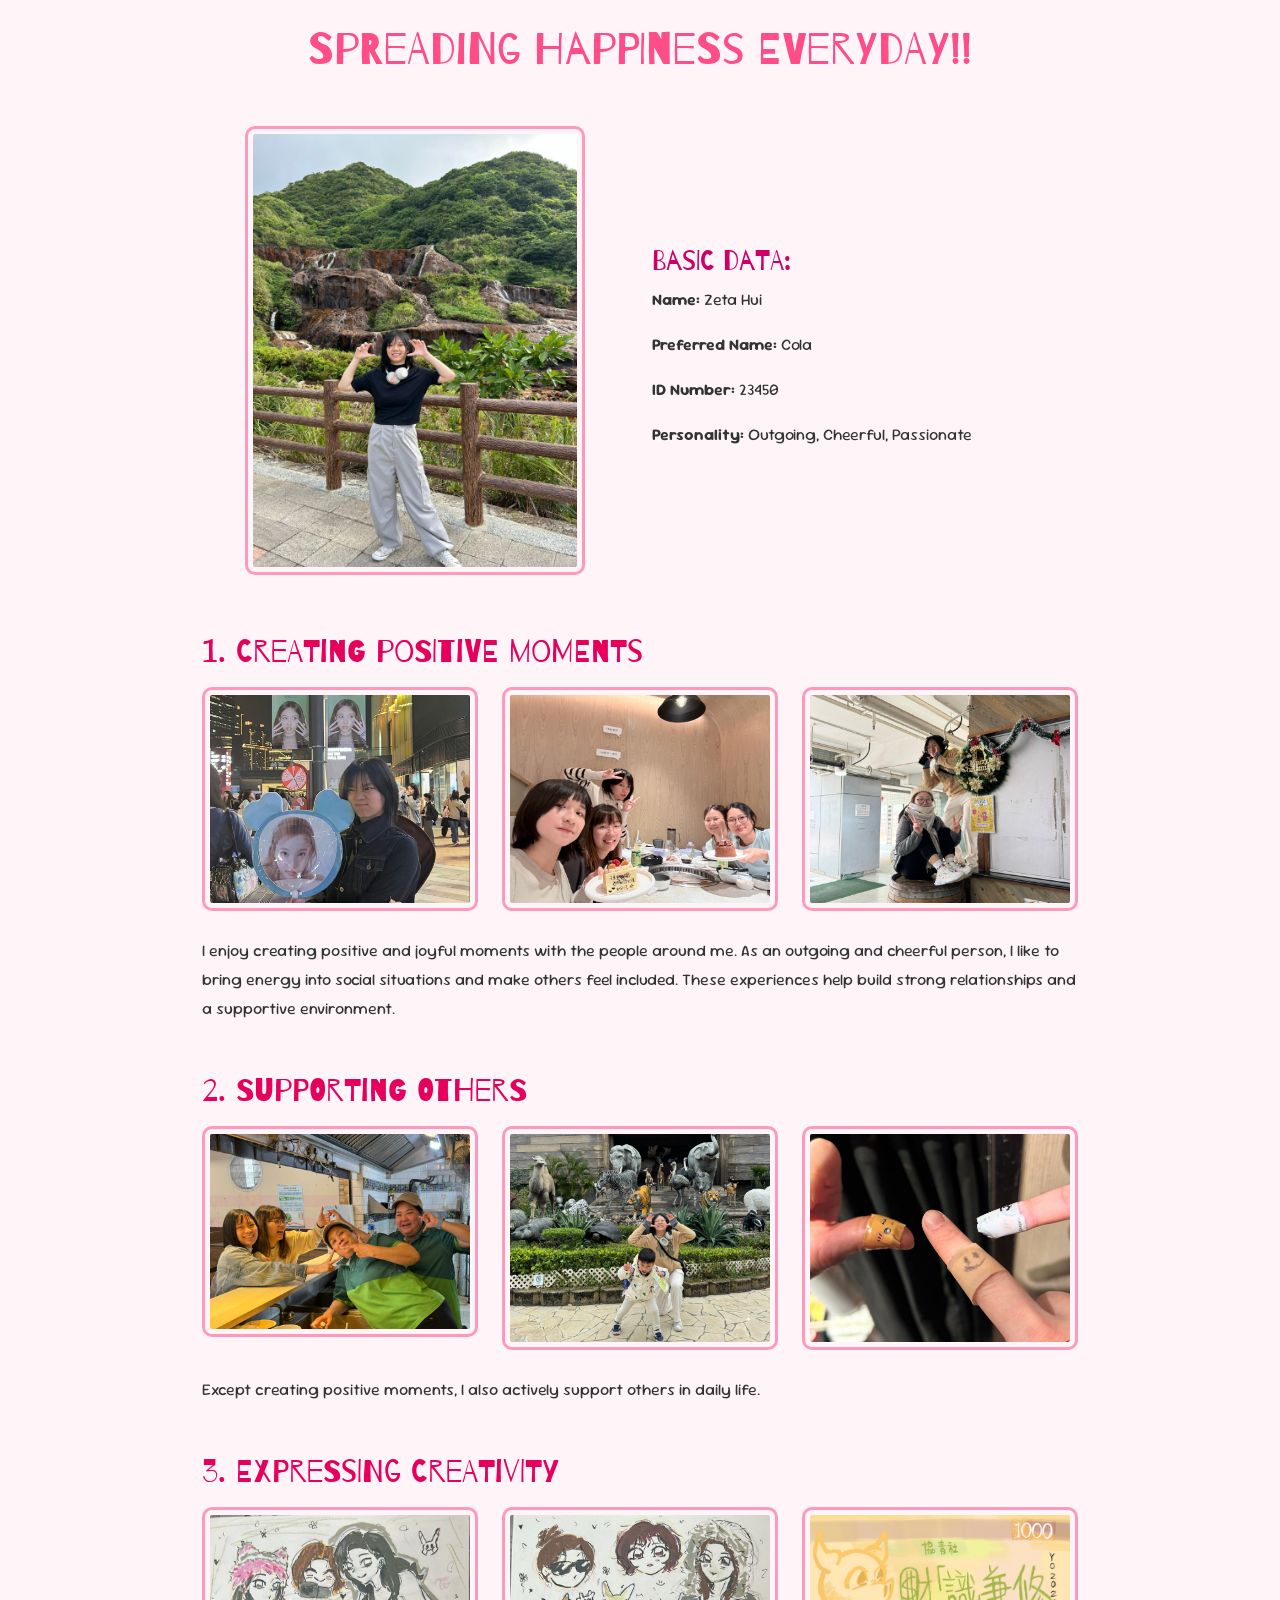
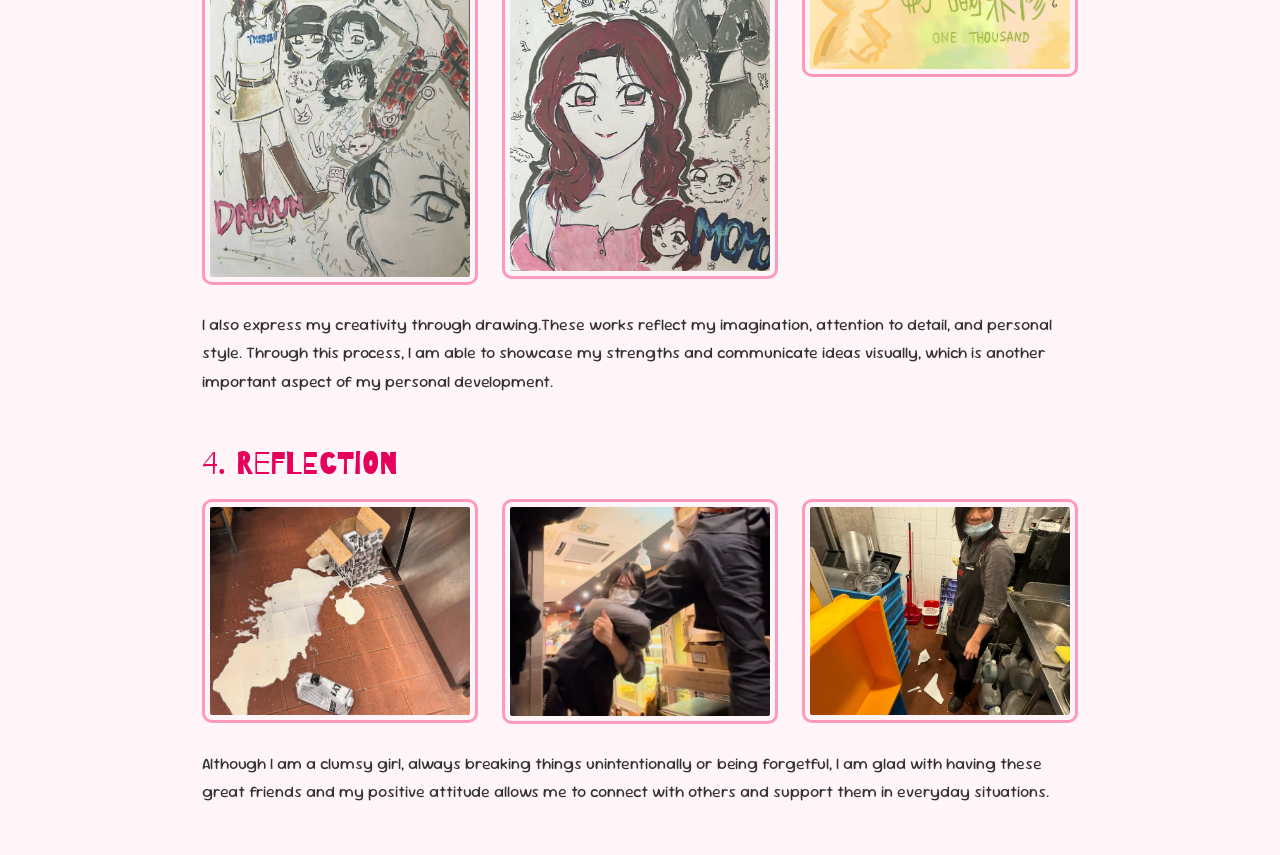
<file: index.html>
<!DOCTYPE html>
<html lang="en">
<head>
    <meta charset="UTF-8">
    <meta name="viewport" content="width=device-width, initial-scale=1.0">
    <title>Spreading Happiness Everyday</title>

    <!-- bootstrap -->
    <link href="https://cdn.jsdelivr.net/npm/bootstrap@5.3.0/dist/css/bootstrap.min.css" rel="stylesheet">

<link href="https://fonts.googleapis.com/css2?family=Barrio&display=swap" rel="stylesheet">
<link href="https://fonts.googleapis.com/css2?family=Sour+Gummy&display=swap" rel="stylesheet">
    
    <!-- link to css -->
    <link rel="stylesheet" href="css/style.css">
</head>

<body>

<!-- title -->
<div class="container text-center mt-4">
    <h1>Spreading Happiness Everyday!!</h1>
</div>

<!-- Basic Info Section -->
<div class="container mt-5">
    <div class="row align-items-center">

        <!-- my profile image -->
        <div class="col-md-6 text-center">
            <img src="image/cola-image.jpeg" class="img-fluid main-img" alt="Cola">
        </div>

        <!-- basic Data -->
        <div class="col-md-6">
            <h3>Basic Data:</h3>
            <p><strong>Name:</strong> Zeta Hui</p>
            <p><strong>Preferred Name:</strong> Cola</p>
            <p><strong>ID Number:</strong> 23450</p>
            <p><strong>Personality:</strong> Outgoing, Cheerful, Passionate</p>
        </div>

    </div>
</div>

<div class="container mt-5">
    <h2>1. Creating Positive Moments</h2>

    <div class="row mt-3">
        <div class="col-md-4"><img src="image/image1.jpeg" class="img-fluid"></div>
        <div class="col-md-4"><img src="image/image2.jpeg" class="img-fluid"></div>
        <div class="col-md-4"><img src="image/image3.jpeg" class="img-fluid"></div>
    </div>

    <p class="mt-3">
        I enjoy creating positive and joyful moments with the people around me. As an outgoing
        and cheerful person, I like to bring energy into social situations and make others feel included.
        These experiences help build strong relationships and a supportive environment.
    </p>
</div>

<div class="container mt-5">
    <h2>2. Supporting Others</h2>

    <div class="row mt-3">
        <div class="col-md-4"><img src="image/image4.jpeg" class="img-fluid"></div>
        <div class="col-md-4"><img src="image/image5.jpeg" class="img-fluid"></div>
        <div class="col-md-4"><img src="image/image6.jpeg" class="img-fluid"></div>
    </div>

    <p class="mt-3">
        Except creating positive moments, I also actively support others in daily life.
    </p>
</div>

<div class="container mt-5">
    <h2>3. Expressing Creativity</h2>

    <div class="row mt-3">
        <div class="col-md-4">
            <img src="image/image10.jpeg" class="img-fluid">
        </div>
        <div class="col-md-4">
            <img src="image/image11.jpeg" class="img-fluid">
        </div>
        <div class="col-md-4">
            <img src="image/image12.jpeg" class="img-fluid">
        </div>
    </div>

    <p class="mt-3">
        I also express my creativity through drawing.These works reflect my imagination, 
        attention to detail, and personal style. Through this process, I am able to showcase
        my strengths and communicate ideas visually, which is another important aspect of 
        my personal development.
    </p>
</div>

<div class="container mt-5 mb-5">
    <h2>4. Reflection</h2>

    <div class="row mt-3">
        <div class="col-md-4"><img src="image/image77.jpeg" class="img-fluid"></div>
        <div class="col-md-4"><img src="image/image8.jpeg" class="img-fluid"></div>
        <div class="col-md-4"><img src="image/image9.jpeg" class="img-fluid"></div>
    </div>

    <p class="mt-3">
        Although I am a clumsy girl, always breaking things unintentionally or being forgetful, I am glad with
        having these great friends and my positive attitude allows me to connect with others and support them
        in everyday situations. 
    </p>
</div>

</body>
</html>
</file>
<file: css/style.css>
body {
    font-family: 'Sour Gummy', sans-serif;
    background-color: #fff5f8;
    color: #333;
}

p {
    font-family: 'Sour Gummy', sans-serif;
    line-height: 1.8;
    font-size: 16px;
}

h1 {
    font-family: 'Barrio', cursive;
    color: #ff4d88;
    font-size: 2.8rem;
    margin-bottom: 20px;
}

h2 {
    font-family: 'Barrio', cursive;
    color: #e6005c;
    margin-bottom: 15px;
}

h3 {
    font-family: 'Barrio', cursive;
    color: #cc0066;
}

img {
    border: 3px solid #ff99bb;
    border-radius: 10px;
    padding: 5px;
    margin-bottom: 10px;
    transition: transform 0.3s ease;
}

img:hover {
    transform: scale(1.05);
}
.main-img {
    max-width: 80%;
}

.container {
    max-width: 900px;
}
</file>
